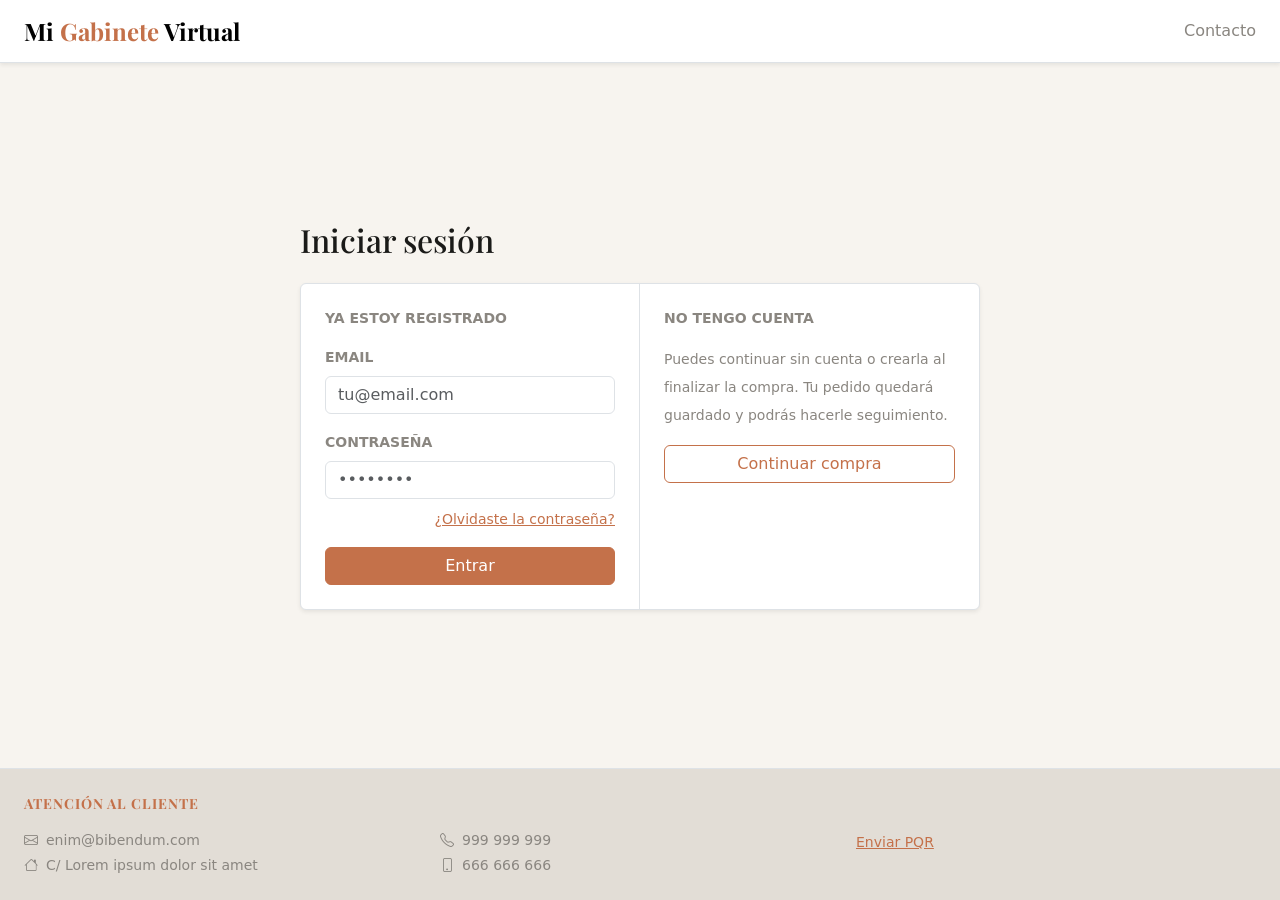
<file: index.html>
<!DOCTYPE html>
<html lang="es">
<head>
  <meta charset="UTF-8">
  <meta http-equiv="refresh" content="0; url=pages/login.html">
  <title>Mi Gabinete Virtual</title>
</head>
<body>
  <p>Redirigiendo… <a href="pages/login.html">Haz clic aquí si no eres redirigido.</a></p>
</body>
</html>
</file>
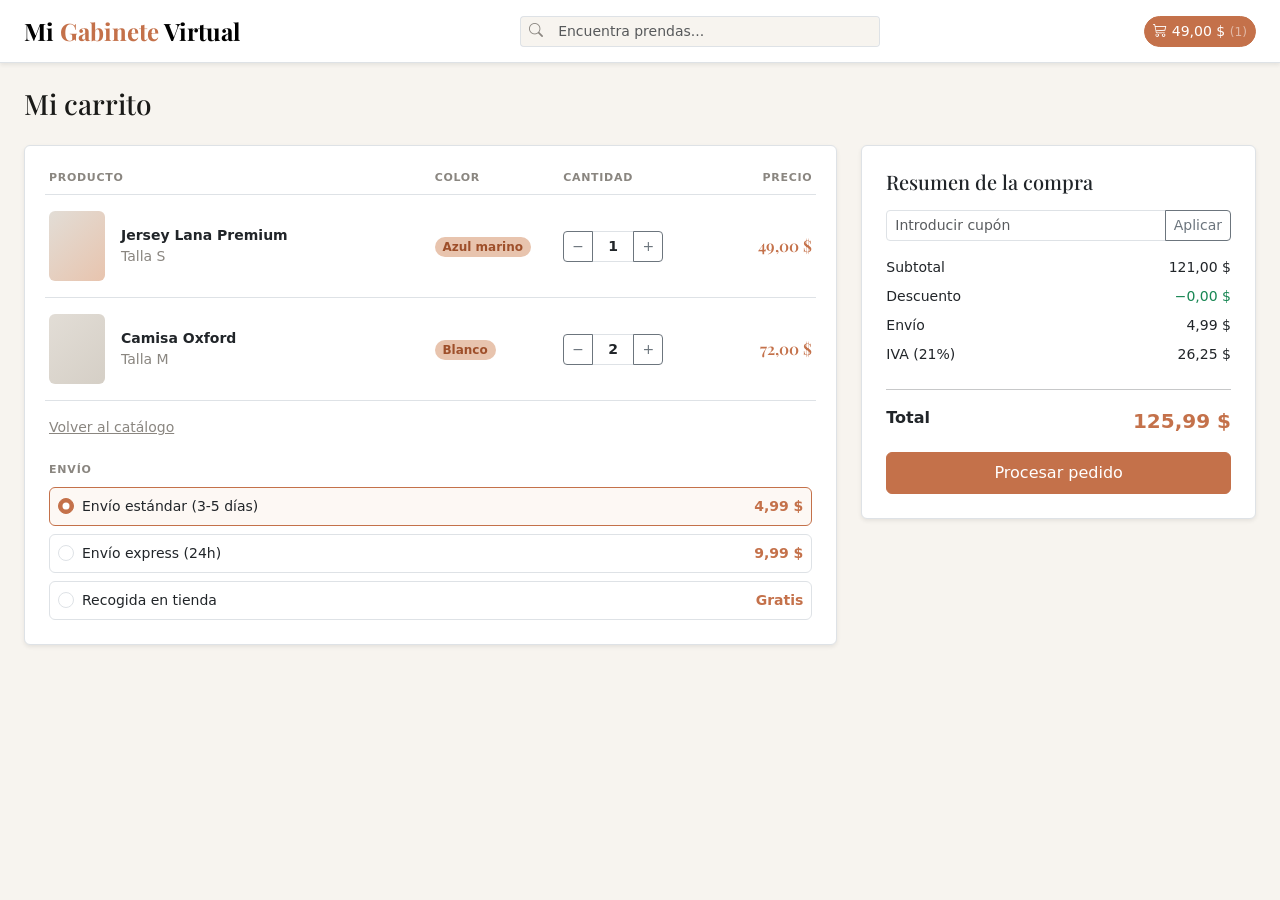
<file: pages/carrito.html>
<!DOCTYPE html>
<html lang="es">
<head>
  <meta charset="UTF-8">
  <meta name="viewport" content="width=device-width, initial-scale=1.0">
  <title>Mi carrito</title>
  <link rel="preconnect" href="https://fonts.googleapis.com">
  <link href="https://fonts.googleapis.com/css2?family=Playfair+Display:wght@400;600;700&family=DM+Sans:wght@300;400;500;600&display=swap" rel="stylesheet">
  <link href="https://cdn.jsdelivr.net/npm/bootstrap@5.3.3/dist/css/bootstrap.min.css" rel="stylesheet">
  <link href="https://cdn.jsdelivr.net/npm/bootstrap-icons@1.11.3/font/bootstrap-icons.min.css" rel="stylesheet">
  <link rel="stylesheet" href="../css/styles.css">
</head>
<body class="d-flex flex-column min-vh-100">
  <nav class="navbar navbar-light bg-white border-bottom sticky-top shadow-sm px-4">
    <a class="navbar-brand font-head fw-bold fs-4" href="login.html">Mi <span>Gabinete</span> Virtual</a>
    <div class="flex-grow-1 mx-4" style="max-width:360px;">
      <div class="input-group input-group-sm">
        <span class="input-group-text bg-cream border-end-0"><i class="bi bi-search text-mist"></i></span>
        <input type="text" class="form-control bg-cream border-start-0" placeholder="Encuentra prendas...">
      </div>
    </div>
    <button class="btn btn-clay btn-sm rounded-pill">
      <i class="bi bi-cart3"></i> 49,00 $ <span class="text-white-50 small">(1)</span>
    </button>
  </nav>

  <div class="flex-grow-1 p-4">
    <h1 class="font-head fs-3 mb-4">Mi carrito</h1>
    <div class="row g-4 align-items-start">


      <div class="col-lg-8">
        <div class="card border shadow-sm">
          <div class="card-body p-4">

     
            <div class="row g-2 pb-2 border-bottom small fw-bold text-uppercase text-mist d-none d-md-flex" style="font-size:11px;letter-spacing:.7px;">
              <div class="col-6">Producto</div>
              <div class="col-2">Color</div>
              <div class="col-2">Cantidad</div>
              <div class="col-2 text-end">Precio</div>
            </div>

     
            <div class="row g-2 align-items-center py-3 border-bottom">
              <div class="col-6 d-flex align-items-center gap-3">
                <div class="cart-thumb"></div>
                <div>
                  <div class="fw-semibold small">Jersey Lana Premium</div>
                  <div class="small text-mist">Talla S</div>
                </div>
              </div>
              <div class="col-2"><span class="badge badge-clay rounded-pill">Azul marino</span></div>
              <div class="col-2">
                <div class="input-group input-group-sm" style="max-width:100px;">
                  <button class="btn btn-outline-secondary">−</button>
                  <input type="text" class="form-control text-center fw-semibold" value="1">
                  <button class="btn btn-outline-secondary">+</button>
                </div>
              </div>
              <div class="col-2 text-end font-head fw-semibold text-clay">49,00 $</div>
            </div>

     
            <div class="row g-2 align-items-center py-3 border-bottom">
              <div class="col-6 d-flex align-items-center gap-3">
                <div class="cart-thumb" style="background:linear-gradient(135deg,var(--stone),#D5CFC6);"></div>
                <div>
                  <div class="fw-semibold small">Camisa Oxford</div>
                  <div class="small text-mist">Talla M</div>
                </div>
              </div>
              <div class="col-2"><span class="badge badge-clay rounded-pill">Blanco</span></div>
              <div class="col-2">
                <div class="input-group input-group-sm" style="max-width:100px;">
                  <button class="btn btn-outline-secondary">−</button>
                  <input type="text" class="form-control text-center fw-semibold" value="2">
                  <button class="btn btn-outline-secondary">+</button>
                </div>
              </div>
              <div class="col-2 text-end font-head fw-semibold text-clay">72,00 $</div>
            </div>

            <a href="catalogo.html" class="small text-mist d-block mt-3">Volver al catálogo</a>


            <div class="mt-4">
              <p class="text-uppercase small fw-bold text-mist mb-2" style="font-size:11px;letter-spacing:.8px;">Envío</p>
              <div class="d-flex align-items-center gap-2 border rounded p-2 mb-2 option-row active">
                <input type="radio" name="ship" class="form-check-input mt-0" checked>
                <label class="small flex-grow-1 mb-0">Envío estándar (3-5 días)</label>
                <span class="small fw-semibold text-clay">4,99 $</span>
              </div>
              <div class="d-flex align-items-center gap-2 border rounded p-2 mb-2 option-row">
                <input type="radio" name="ship" class="form-check-input mt-0">
                <label class="small flex-grow-1 mb-0">Envío express (24h)</label>
                <span class="small fw-semibold text-clay">9,99 $</span>
              </div>
              <div class="d-flex align-items-center gap-2 border rounded p-2 option-row">
                <input type="radio" name="ship" class="form-check-input mt-0">
                <label class="small flex-grow-1 mb-0">Recogida en tienda</label>
                <span class="small fw-semibold text-clay">Gratis</span>
              </div>
            </div>
          </div>
        </div>
      </div>


      <div class="col-lg-4">
        <div class="card border shadow-sm p-4 summary-sticky">
          <h3 class="font-head fs-5 mb-3">Resumen de la compra</h3>
          <div class="input-group input-group-sm mb-3">
            <input type="text" class="form-control" placeholder="Introducir cupón">
            <button class="btn btn-outline-secondary">Aplicar</button>
          </div>
          <div class="d-flex justify-content-between small mb-2"><span>Subtotal</span><span>121,00 $</span></div>
          <div class="d-flex justify-content-between small mb-2"><span>Descuento</span><span class="text-success">−0,00 $</span></div>
          <div class="d-flex justify-content-between small mb-2"><span>Envío</span><span>4,99 $</span></div>
          <div class="d-flex justify-content-between small mb-2"><span>IVA (21%)</span><span>26,25 $</span></div>
          <hr>
          <div class="d-flex justify-content-between fw-bold mb-3"><span>Total</span><span class="text-clay fs-5">125,99 $</span></div>
          <a href="envio.html" class="btn btn-clay w-100 py-2">Procesar pedido</a>
        </div>
      </div>

    </div>
  </div>

  <script src="https://cdn.jsdelivr.net/npm/bootstrap@5.3.3/dist/js/bootstrap.bundle.min.js"></script>
</body>
</html>
</file>
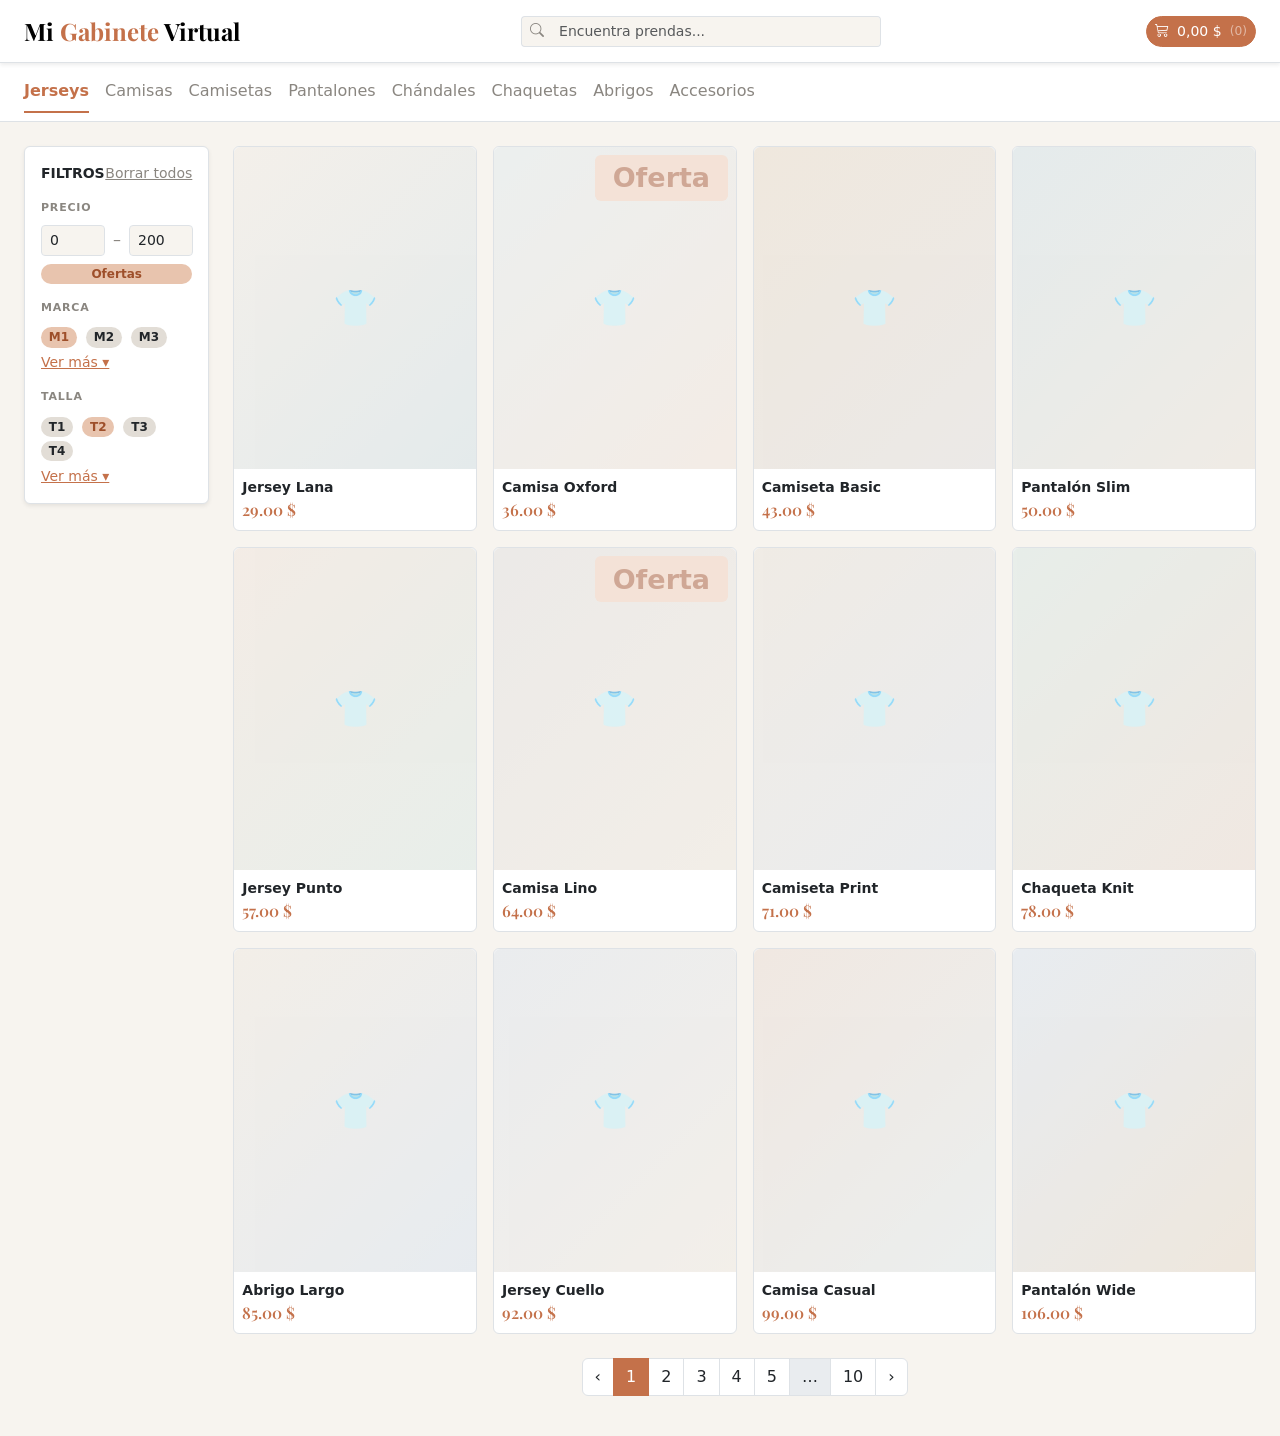
<file: pages/catalogo.html>
<!DOCTYPE html>
<html lang="es">

<head>
  <meta charset="UTF-8">
  <meta name="viewport" content="width=device-width, initial-scale=1.0">
  <title>Catálogo – Mi Gabinete Virtual</title>
  <link rel="preconnect" href="https://fonts.googleapis.com">
  <link
    href="https://fonts.googleapis.com/css2?family=Playfair+Display:wght@400;600;700&family=DM+Sans:wght@300;400;500;600&display=swap"
    rel="stylesheet">
  <link href="https://cdn.jsdelivr.net/npm/bootstrap@5.3.3/dist/css/bootstrap.min.css" rel="stylesheet">
  <link href="https://cdn.jsdelivr.net/npm/bootstrap-icons@1.11.3/font/bootstrap-icons.min.css" rel="stylesheet">
  <link rel="stylesheet" href="../css/styles.css">
</head>

<body class="d-flex flex-column min-vh-100">


  <nav class="navbar navbar-light bg-white border-bottom sticky-top shadow-sm px-4">
    <a class="navbar-brand font-head fw-bold fs-4" href="login.html">Mi <span>Gabinete</span> Virtual</a>
    <div class="flex-grow-1 mx-4" style="max-width:360px;">
      <div class="input-group input-group-sm">
        <span class="input-group-text bg-cream border-end-0"><i class="bi bi-search text-mist"></i></span>
        <input type="text" class="form-control bg-cream border-start-0" placeholder="Encuentra prendas...">
      </div>
    </div>
    <a href="carrito.html" class="btn btn-clay btn-sm rounded-pill d-flex align-items-center gap-2">
      <i class="bi bi-cart3"></i> 0,00 $ <span class="text-white-50 small">(0)</span>
    </a>
  </nav>

  <nav class="navbar navbar-light bg-white px-4 cat-nav">
    <ul class="nav nav-underline flex-nowrap">
      <li class="nav-item"><a class="nav-link active" href="#">Jerseys</a></li>
      <li class="nav-item"><a class="nav-link" href="#">Camisas</a></li>
      <li class="nav-item"><a class="nav-link" href="#">Camisetas</a></li>
      <li class="nav-item"><a class="nav-link" href="#">Pantalones</a></li>
      <li class="nav-item"><a class="nav-link" href="#">Chándales</a></li>
      <li class="nav-item"><a class="nav-link" href="#">Chaquetas</a></li>
      <li class="nav-item"><a class="nav-link" href="#">Abrigos</a></li>
      <li class="nav-item"><a class="nav-link" href="#">Accesorios</a></li>
    </ul>
  </nav>

  <div class="flex-grow-1 p-4">
    <div class="row g-4">


      <aside class="col-md-3 col-lg-2">
        <div class="card border shadow-sm p-3">
          <div class="d-flex justify-content-between align-items-center mb-3">
            <span class="fw-bold small">FILTROS</span>
            <a href="#" class="small text-mist">Borrar todos</a>
          </div>

          <p class="text-uppercase small fw-bold text-mist mb-2" style="font-size:11px;letter-spacing:.8px;">Precio</p>
          <div class="d-flex align-items-center gap-2 mb-2">
            <input type="number" class="form-control form-control-sm bg-cream" value="0" style="width:64px;">
            <span class="text-mist">–</span>
            <input type="number" class="form-control form-control-sm bg-cream" value="200" style="width:64px;">
          </div>
          <span class="badge badge-clay rounded-pill mb-3">Ofertas</span>

          <p class="text-uppercase small fw-bold text-mist mb-2" style="font-size:11px;letter-spacing:.8px;">Marca</p>
          <div class="mb-1">
            <span class="badge badge-clay rounded-pill me-1">M1</span>
            <span class="badge bg-stone text-dark rounded-pill me-1">M2</span>
            <span class="badge bg-stone text-dark rounded-pill">M3</span>
          </div>
          <a href="#" class="small text-clay d-block mb-3">Ver más ▾</a>

          <p class="text-uppercase small fw-bold text-mist mb-2" style="font-size:11px;letter-spacing:.8px;">Talla</p>
          <div class="mb-1">
            <span class="badge bg-stone text-dark rounded-pill me-1">T1</span>
            <span class="badge badge-clay rounded-pill me-1">T2</span>
            <span class="badge bg-stone text-dark rounded-pill me-1">T3</span>
            <span class="badge bg-stone text-dark rounded-pill">T4</span>
          </div>
          <a href="#" class="small text-clay d-block">Ver más ▾</a>
        </div>
      </aside>

      <div class="col-md-9 col-lg-10">
        <div id="product-grid" class="row row-cols-2 row-cols-md-3 row-cols-xl-4 g-3 mb-4"></div>

        <nav aria-label="Paginación">
          <ul class="pagination justify-content-center">
            <li class="page-item"><a class="page-link link-dark" href="#">‹</a></li>
            <li class="page-item active"><a class="page-link bg-clay border-clay" href="#">1</a></li>
            <li class="page-item"><a class="page-link link-dark" href="#">2</a></li>
            <li class="page-item"><a class="page-link link-dark" href="#">3</a></li>
            <li class="page-item"><a class="page-link link-dark" href="#">4</a></li>
            <li class="page-item"><a class="page-link link-dark" href="#">5</a></li>
            <li class="page-item disabled"><a class="page-link link-dark" href="#">…</a></li>
            <li class="page-item"><a class="page-link link-dark" href="#">10</a></li>
            <li class="page-item"><a class="page-link link-dark" href="#">›</a></li>
          </ul>
        </nav>
      </div>

    </div>
  </div>

  <script src="https://cdn.jsdelivr.net/npm/bootstrap@5.3.3/dist/js/bootstrap.bundle.min.js"></script>
  <script>
    const colors = ['#D4C5B0', '#B8C4C2', '#C4A882', '#9CB4B8', '#D4B8A0', '#B8B0A8', '#C8B8A0', '#A8C0B0', '#D0C0A8', '#B0B8C0', '#C8A890', '#A8B8C8'];
    const names = ['Jersey Lana', 'Camisa Oxford', 'Camiseta Basic', 'Pantalón Slim', 'Jersey Punto', 'Camisa Lino', 'Camiseta Print', 'Chaqueta Knit', 'Abrigo Largo', 'Jersey Cuello', 'Camisa Casual', 'Pantalón Wide'];
    document.getElementById('product-grid').innerHTML = names.map((n, i) => `
      <div class="col">
        <a href="producto.html" class="text-decoration-none text-dark">
          <div class="card product-card h-100 border">
            <div class="product-img rounded-top position-relative" style="aspect-ratio:3/4;background:linear-gradient(135deg,${colors[i]}88,${colors[(i + 3) % 12]}88);display:flex;align-items:center;justify-content:center;font-size:36px;opacity:.5;">
              👕
              ${i === 1 || i === 5 ? '<span class="badge badge-clay position-absolute top-0 end-0 m-2">Oferta</span>' : ''}
            </div>
            <div class="card-body p-2">
              <div class="fw-semibold small">${n}</div>
              <div class="font-head fw-semibold text-clay">${(29 + i * 7).toFixed(2)} $</div>
            </div>
          </div>
        </a>
      </div>
    `).join('');
  </script>
</body>

</html>
</file>
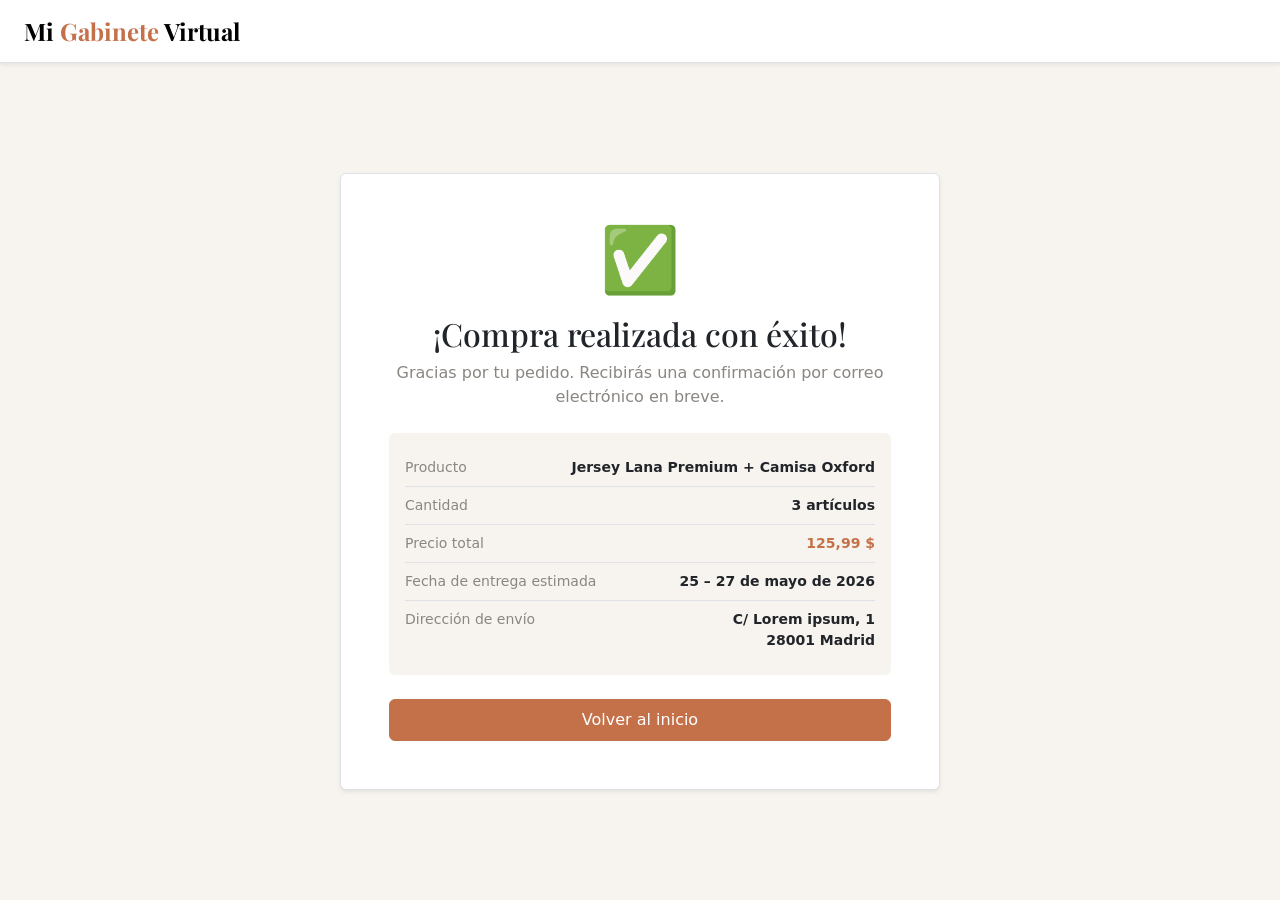
<file: pages/confirmacion.html>
<!DOCTYPE html>
<html lang="es">
<head>
  <meta charset="UTF-8">
  <meta name="viewport" content="width=device-width, initial-scale=1.0">
  <title>Pedido confirmado</title>
  <link rel="preconnect" href="https://fonts.googleapis.com">
  <link href="https://fonts.googleapis.com/css2?family=Playfair+Display:wght@400;600;700&family=DM+Sans:wght@300;400;500;600&display=swap" rel="stylesheet">
  <link href="https://cdn.jsdelivr.net/npm/bootstrap@5.3.3/dist/css/bootstrap.min.css" rel="stylesheet">
  <link href="https://cdn.jsdelivr.net/npm/bootstrap-icons@1.11.3/font/bootstrap-icons.min.css" rel="stylesheet">
  <link rel="stylesheet" href="../css/styles.css">
</head>
<body class="d-flex flex-column min-vh-100">

  <nav class="navbar navbar-light bg-white border-bottom sticky-top shadow-sm px-4">
    <a class="navbar-brand font-head fw-bold fs-4" href="login.html">Mi <span>Gabinete</span> Virtual</a>
  </nav>

  <div class="flex-grow-1 d-flex align-items-center justify-content-center py-5 px-3">
    <div class="card border shadow-sm text-center p-5" style="max-width:600px;width:100%;">
      <div class="display-3 mb-3">✅</div>
      <h2 class="font-head fs-2 mb-2">¡Compra realizada con éxito!</h2>
      <p class="text-mist mb-4">Gracias por tu pedido. Recibirás una confirmación por correo electrónico en breve.</p>

      <div class="text-start bg-cream rounded p-3 mb-4">
        <div class="d-flex justify-content-between align-items-start py-2 border-bottom small">
          <span class="text-mist fw-medium">Producto</span>
          <span class="fw-semibold text-end">Jersey Lana Premium + Camisa Oxford</span>
        </div>
        <div class="d-flex justify-content-between align-items-start py-2 border-bottom small">
          <span class="text-mist fw-medium">Cantidad</span>
          <span class="fw-semibold">3 artículos</span>
        </div>
        <div class="d-flex justify-content-between align-items-start py-2 border-bottom small">
          <span class="text-mist fw-medium">Precio total</span>
          <span class="fw-semibold text-clay">125,99 $</span>
        </div>
        <div class="d-flex justify-content-between align-items-start py-2 border-bottom small">
          <span class="text-mist fw-medium">Fecha de entrega estimada</span>
          <span class="fw-semibold">25 – 27 de mayo de 2026</span>
        </div>
        <div class="d-flex justify-content-between align-items-start py-2 small">
          <span class="text-mist fw-medium">Dirección de envío</span>
          <span class="fw-semibold text-end">C/ Lorem ipsum, 1<br>28001 Madrid</span>
        </div>
      </div>

      <a href="catalogo.html" class="btn btn-clay px-5 py-2">Volver al inicio</a>
    </div>
  </div>

  <script src="https://cdn.jsdelivr.net/npm/bootstrap@5.3.3/dist/js/bootstrap.bundle.min.js"></script>
</body>
</html>
</file>
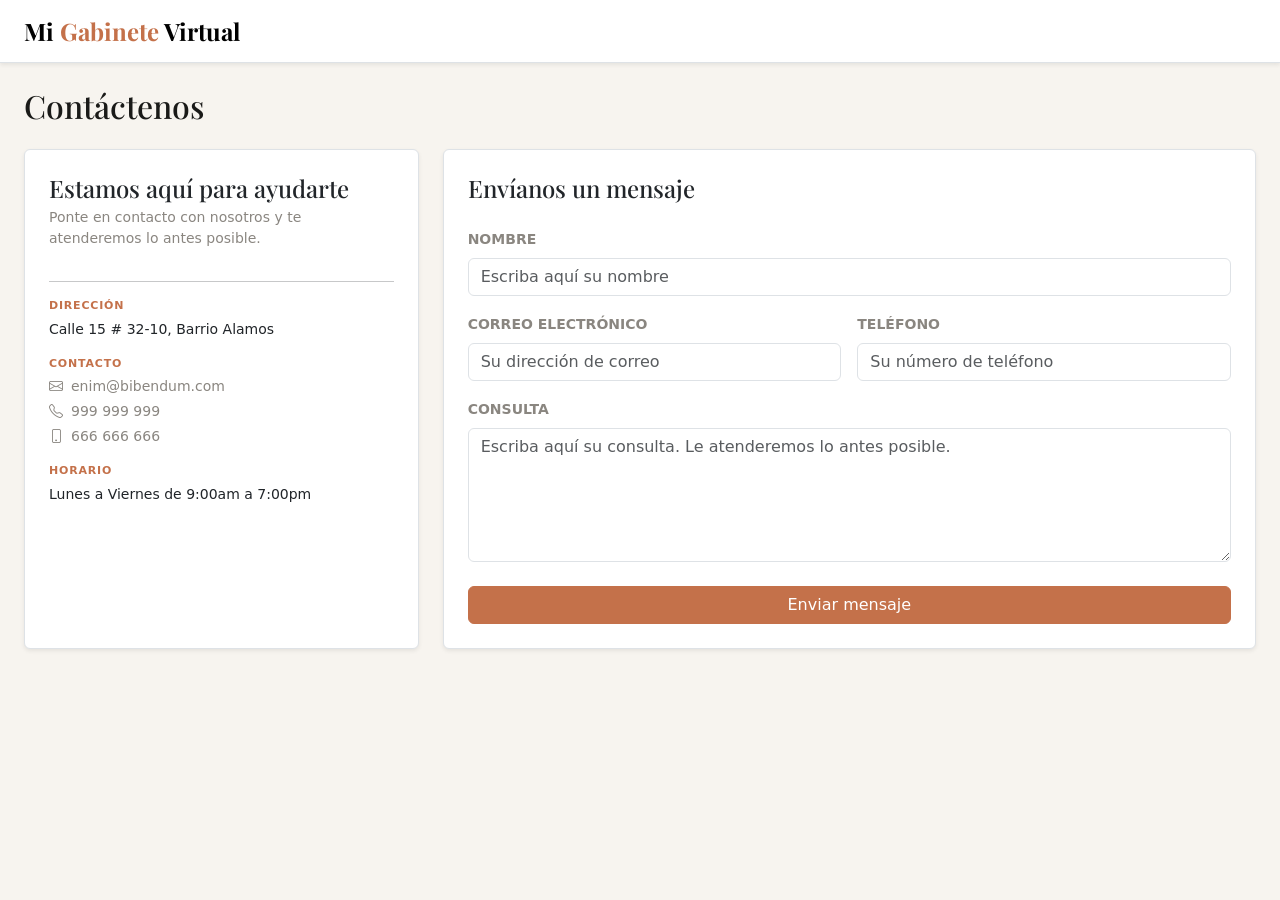
<file: pages/contacto.html>
<!DOCTYPE html>
<html lang="es">

<head>
  <meta charset="UTF-8">
  <meta name="viewport" content="width=device-width, initial-scale=1.0">
  <title>Contactenos</title>
  <link rel="preconnect" href="https://fonts.googleapis.com">
  <link
    href="https://fonts.googleapis.com/css2?family=Playfair+Display:wght@400;600;700&family=DM+Sans:wght@300;400;500;600&display=swap"
    rel="stylesheet">
  <link href="https://cdn.jsdelivr.net/npm/bootstrap@5.3.3/dist/css/bootstrap.min.css" rel="stylesheet">
  <link href="https://cdn.jsdelivr.net/npm/bootstrap-icons@1.11.3/font/bootstrap-icons.min.css" rel="stylesheet">
  <link rel="stylesheet" href="../css/styles.css">
</head>

<body class="d-flex flex-column min-vh-100">
  <nav class="navbar navbar-light bg-white border-bottom sticky-top shadow-sm px-4">
    <a class="navbar-brand font-head fw-bold fs-4" href="login.html">Mi <span>Gabinete</span> Virtual</a>
  </nav>

  <div class="flex-grow-1 p-4">
    <h1 class="font-head fs-2 mb-4">Contáctenos</h1>
    <div class="row g-4">
      <div class="col-md-4">
        <div class="card border shadow-sm p-4 h-100">
          <h2 class="font-head fs-4 mb-1">Estamos aquí para ayudarte</h2>
          <p class="small text-mist mb-3">Ponte en contacto con nosotros y te atenderemos lo antes posible.</p>
          <hr>
          <div class="mb-3">
            <p class="text-uppercase fw-bold small text-clay mb-1" style="font-size:11px;letter-spacing:.8px;">Dirección
            </p>
            <p class="small mb-0">Calle 15 # 32-10, Barrio Alamos</p>
          </div>
          <div class="mb-3">
            <p class="text-uppercase fw-bold small text-clay mb-1" style="font-size:11px;letter-spacing:.8px;">Contacto
            </p>
            <div class="d-flex align-items-center gap-2 small text-mist mb-1"><i class="bi bi-envelope"></i>
              enim@bibendum.com</div>
            <div class="d-flex align-items-center gap-2 small text-mist mb-1"><i class="bi bi-telephone"></i> 999 999
              999</div>
            <div class="d-flex align-items-center gap-2 small text-mist"><i class="bi bi-phone"></i> 666 666 666</div>
          </div>
          <div>
            <p class="text-uppercase fw-bold small text-clay mb-1" style="font-size:11px;letter-spacing:.8px;">Horario
            </p>
            <p class="small mb-0">Lunes a Viernes de 9:00am a 7:00pm</p>
          </div>
        </div>
      </div>


      <div class="col-md-8">
        <div class="card border shadow-sm p-4 h-100">
          <h3 class="font-head fs-4 mb-4">Envíanos un mensaje</h3>
          <div class="mb-3">
            <label class="form-label small fw-semibold text-uppercase text-mist">Nombre</label>
            <input type="text" class="form-control" placeholder="Escriba aquí su nombre">
          </div>
          <div class="row g-3 mb-3">
            <div class="col-md-6">
              <label class="form-label small fw-semibold text-uppercase text-mist">Correo electrónico</label>
              <input type="email" class="form-control" placeholder="Su dirección de correo">
            </div>
            <div class="col-md-6">
              <label class="form-label small fw-semibold text-uppercase text-mist">Teléfono</label>
              <input type="tel" class="form-control" placeholder="Su número de teléfono">
            </div>
          </div>
          <div class="mb-4">
            <label class="form-label small fw-semibold text-uppercase text-mist">Consulta</label>
            <textarea class="form-control" rows="5"
              placeholder="Escriba aquí su consulta. Le atenderemos lo antes posible."></textarea>
          </div>
          <button class="btn btn-clay w-100">Enviar mensaje</button>
        </div>
      </div>

    </div>
  </div>

  <script src="https://cdn.jsdelivr.net/npm/bootstrap@5.3.3/dist/js/bootstrap.bundle.min.js"></script>
</body>

</html>
</file>
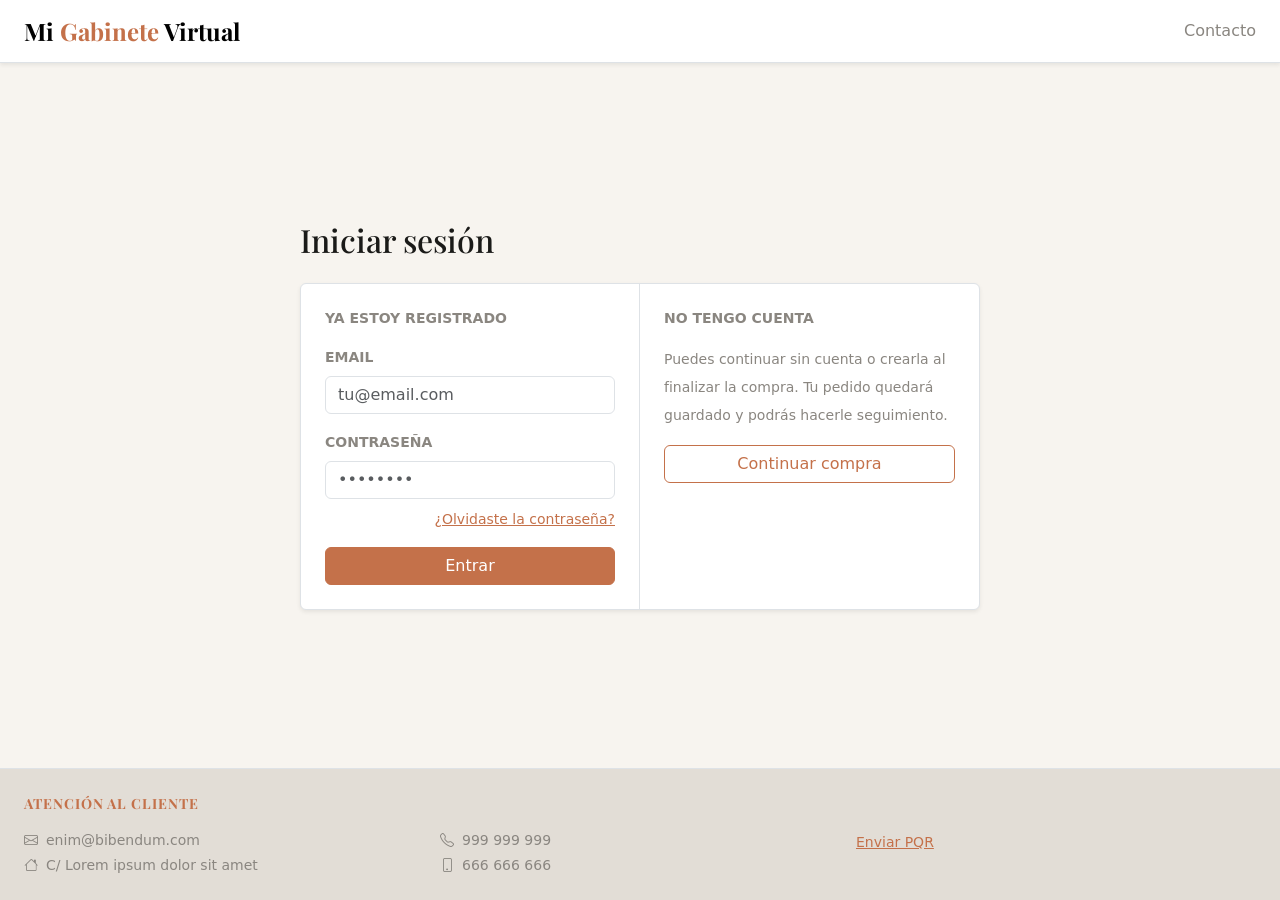
<file: pages/login.html>
<!DOCTYPE html>
<html lang="es">

<head>
  <meta charset="UTF-8">
  <meta name="viewport" content="width=device-width, initial-scale=1.0">
  <title>Iniciar sesión</title>
  <link rel="preconnect" href="https://fonts.googleapis.com">
  <link
    href="https://fonts.googleapis.com/css2?family=Playfair+Display:wght@400;600;700&family=DM+Sans:wght@300;400;500;600&display=swap"
    rel="stylesheet">
  <link href="https://cdn.jsdelivr.net/npm/bootstrap@5.3.3/dist/css/bootstrap.min.css" rel="stylesheet">
  <link href="https://cdn.jsdelivr.net/npm/bootstrap-icons@1.11.3/font/bootstrap-icons.min.css" rel="stylesheet">
  <link rel="stylesheet" href="../css/styles.css">
</head>

<body class="d-flex flex-column min-vh-100">


  <nav class="navbar navbar-light bg-white border-bottom sticky-top shadow-sm px-4">
    <a class="navbar-brand font-head fw-bold fs-4">Mi <span>Gabinete</span> Virtual</a>
    <div class="d-flex gap-3">
      <a class="nav-link text-mist small fw-medium" href="contacto.html">Contacto</a>
    </div>
  </nav>


  <div class="flex-grow-1 d-flex align-items-center justify-content-center py-5 px-3">
    <div style="width:680px;max-width:100%;">
      <h2 class="font-head fs-2 mb-4">Iniciar sesión</h2>
      <div class="card border shadow-sm">
        <div class="row g-0">
          <div class="col-md-6 p-4 border-end">
            <p class="text-uppercase fw-bold small text-mist mb-3">Ya estoy registrado</p>
            <div class="mb-3">
              <label class="form-label small fw-semibold text-mist text-uppercase">Email</label>
              <input type="email" class="form-control" placeholder="tu@email.com">
            </div>
            <div class="mb-2">
              <label class="form-label small fw-semibold text-mist text-uppercase">Contraseña</label>
              <input type="password" class="form-control" placeholder="••••••••">
            </div>
            <div class="text-end mb-3">
              <a href="#" class="small text-clay">¿Olvidaste la contraseña?</a>
            </div>
            <a href="catalogo.html"><button class="btn btn-clay w-100">Entrar</button></a>
          </div>

          <div class="col-md-6 p-4">
            <p class="text-uppercase fw-bold small text-mist mb-3">No tengo cuenta</p>
            <p class="small text-mist lh-lg">Puedes continuar sin cuenta o crearla al finalizar la compra. Tu pedido
              quedará guardado y podrás hacerle seguimiento.</p>
            <a href="catalogo.html" class="btn btn-outline-clay w-100">Continuar compra</a>
          </div>

        </div>
      </div>
    </div>
  </div>


  <footer class="bg-stone border-top py-4 px-4 mt-auto">
    <p class="font-head text-clay text-uppercase small fw-bold mb-3" style="letter-spacing:1px;">Atención al cliente</p>
    <div class="row g-3">
      <div class="col-md-4">
        <div class="d-flex align-items-center gap-2 small text-mist mb-1"><i class="bi bi-envelope"></i>
          enim@bibendum.com</div>
        <div class="d-flex align-items-center gap-2 small text-mist"><i class="bi bi-house"></i> C/ Lorem ipsum dolor
          sit amet</div>
      </div>
      <div class="col-md-4">
        <div class="d-flex align-items-center gap-2 small text-mist mb-1"><i class="bi bi-telephone"></i> 999 999 999
        </div>
        <div class="d-flex align-items-center gap-2 small text-mist"><i class="bi bi-phone"></i> 666 666 666</div>
      </div>
      <div class="col-md-4">
        <a href="contacto.html" class="small text-clay fw-medium">Enviar PQR</a>
      </div>
    </div>
  </footer>

  <script src="https://cdn.jsdelivr.net/npm/bootstrap@5.3.3/dist/js/bootstrap.bundle.min.js"></script>
</body>

</html>
</file>
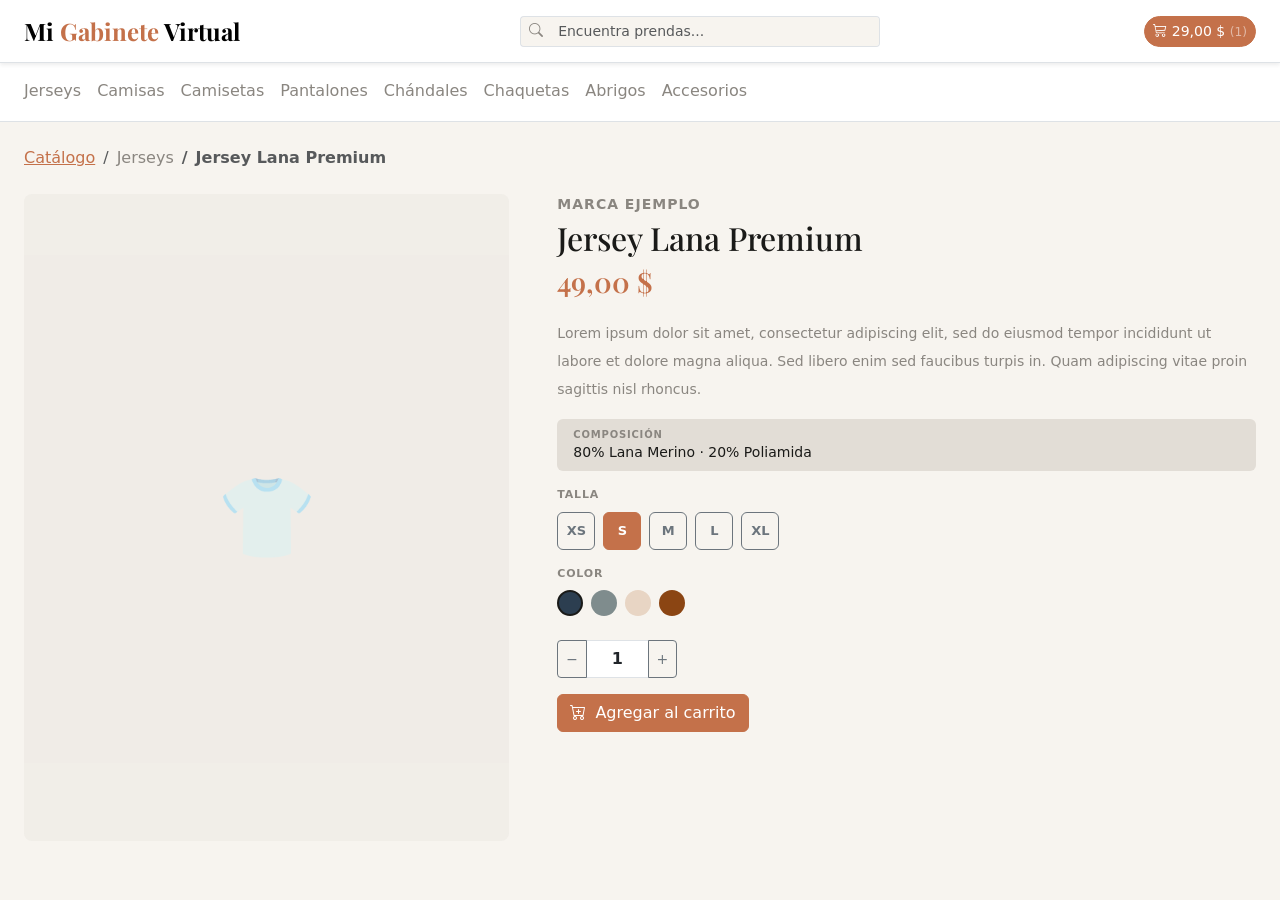
<file: pages/producto.html>
<!DOCTYPE html>
<html lang="es">
<head>
  <meta charset="UTF-8">
  <meta name="viewport" content="width=device-width, initial-scale=1.0">
  <title>Ficha Producto</title>
  <link rel="preconnect" href="https://fonts.googleapis.com">
  <link href="https://fonts.googleapis.com/css2?family=Playfair+Display:wght@400;600;700&family=DM+Sans:wght@300;400;500;600&display=swap" rel="stylesheet">
  <link href="https://cdn.jsdelivr.net/npm/bootstrap@5.3.3/dist/css/bootstrap.min.css" rel="stylesheet">
  <link href="https://cdn.jsdelivr.net/npm/bootstrap-icons@1.11.3/font/bootstrap-icons.min.css" rel="stylesheet">
  <link rel="stylesheet" href="../css/styles.css">
</head>
<body class="d-flex flex-column min-vh-100">

  <nav class="navbar navbar-light bg-white border-bottom sticky-top shadow-sm px-4">
    <a class="navbar-brand font-head fw-bold fs-4" href="login.html">Mi <span>Gabinete</span> Virtual</a>
    <div class="flex-grow-1 mx-4" style="max-width:360px;">
      <div class="input-group input-group-sm">
        <span class="input-group-text bg-cream border-end-0"><i class="bi bi-search text-mist"></i></span>
        <input type="text" class="form-control bg-cream border-start-0" placeholder="Encuentra prendas...">
      </div>
    </div>
    <a href="carrito.html" class="btn btn-clay btn-sm rounded-pill">
      <i class="bi bi-cart3"></i> 29,00 $ <span class="text-white-50 small">(1)</span>
    </a>
  </nav>

  <nav class="navbar navbar-light bg-white px-4 cat-nav">
    <ul class="nav nav-underline flex-nowrap">
      <li class="nav-item"><a class="nav-link" href="#">Jerseys</a></li>
      <li class="nav-item"><a class="nav-link" href="#">Camisas</a></li>
      <li class="nav-item"><a class="nav-link" href="#">Camisetas</a></li>
      <li class="nav-item"><a class="nav-link" href="#">Pantalones</a></li>
      <li class="nav-item"><a class="nav-link" href="#">Chándales</a></li>
      <li class="nav-item"><a class="nav-link" href="#">Chaquetas</a></li>
      <li class="nav-item"><a class="nav-link" href="#">Abrigos</a></li>
      <li class="nav-item"><a class="nav-link" href="#">Accesorios</a></li>
    </ul>
  </nav>

  <div class="flex-grow-1 p-4">

    <nav aria-label="breadcrumb" class="mb-4">
      <ol class="breadcrumb small">
        <li class="breadcrumb-item"><a class="text-clay" href="catalogo.html">Catálogo</a></li>
        <li class="breadcrumb-item text-mist">Jerseys</li>
        <li class="breadcrumb-item active fw-semibold">Jersey Lana Premium</li>
      </ol>
    </nav>

    <div class="row g-5">

      <div class="col-md-5">
        <div class="rounded-3 bg-stone w-100 d-flex align-items-center justify-content-center" style="aspect-ratio:3/4;font-size:80px;opacity:.3;">👕</div>
      </div>

      <div class="col-md-7">
        <p class="text-uppercase small fw-bold text-mist mb-1" style="letter-spacing:1px;">Marca Ejemplo</p>
        <h1 class="font-head fs-2 mb-1">Jersey Lana Premium</h1>
        <p class="font-head fs-3 text-clay fw-semibold mb-3">49,00 $</p>
        <p class="small text-mist lh-lg mb-3">Lorem ipsum dolor sit amet, consectetur adipiscing elit, sed do eiusmod tempor incididunt ut labore et dolore magna aliqua. Sed libero enim sed faucibus turpis in. Quam adipiscing vitae proin sagittis nisl rhoncus.</p>

        <div class="alert bg-stone border-0 small mb-3 py-2 px-3">
          <strong class="text-uppercase d-block" style="font-size:10px;letter-spacing:.8px;color:var(--mist);">Composición</strong>
          80% Lana Merino · 20% Poliamida
        </div>
      
        <p class="text-uppercase small fw-bold text-mist mb-2" style="font-size:11px;letter-spacing:.8px;">Talla</p>
        <div class="d-flex gap-2 flex-wrap mb-3">
          <button class="btn btn-outline-secondary size-btn">XS</button>
          <button class="btn btn-outline-secondary size-btn active">S</button>
          <button class="btn btn-outline-secondary size-btn">M</button>
          <button class="btn btn-outline-secondary size-btn">L</button>
          <button class="btn btn-outline-secondary size-btn">XL</button>
        </div>

        <p class="text-uppercase small fw-bold text-mist mb-2" style="font-size:11px;letter-spacing:.8px;">Color</p>
        <div class="d-flex gap-2 mb-4">
          <span class="color-dot active" style="background:#2C3E50;"></span>
          <span class="color-dot" style="background:#7F8C8D;"></span>
          <span class="color-dot" style="background:#E8D5C4;"></span>
          <span class="color-dot" style="background:#8B4513;"></span>
        </div>

        <div class="d-flex align-items-start gap-3 flex-column">
          <div class="input-group" style="width:120px;">
            <button class="btn btn-outline-secondary btn-sm">−</button>
            <input type="text" class="form-control text-center fw-semibold" value="1">
            <button class="btn btn-outline-secondary btn-sm">+</button>
          </div>
          <a href="carrito.html" class="btn btn-clay flex-grow-1">
            <i class="bi bi-cart-plus me-1"></i> Agregar al carrito
          </a>
        </div>
      </div>

    </div>
  </div>

  <script src="https://cdn.jsdelivr.net/npm/bootstrap@5.3.3/dist/js/bootstrap.bundle.min.js"></script>
</body>
</html>
</file>
<file: css/styles.css>
/* ── TOKENS ──────────────────────────────────────────────── */
:root {
  --clay:    #C4714A;
  --clay-dk: #9E4F2A;
  --clay-lt: #E8C4AE;
  --cream:   #F7F4EF;
  --stone:   #E2DDD6;
  --ink:     #1A1A18;
  --mist:    #8A8680;
  --ff-head: 'Playfair Display', Georgia, serif;
}

/* Bootstrap overrides */
body { background-color: var(--cream) !important; color: var(--ink); }
.font-head { font-family: var(--ff-head); }

/* Accent color helpers */
.text-clay  { color: var(--clay) !important; }
.bg-clay    { background-color: var(--clay) !important; }
.bg-cream   { background-color: var(--cream) !important; }
.bg-stone   { background-color: var(--stone) !important; }
.text-mist  { color: var(--mist) !important; }
.border-clay{ border-color: var(--clay) !important; }

/* Primary button clay */
.btn-clay {
  background-color: var(--clay);
  border-color: var(--clay);
  color: #fff;
}
.btn-clay:hover, .btn-clay:focus {
  background-color: var(--clay-dk);
  border-color: var(--clay-dk);
  color: #fff;
}
.btn-outline-clay {
  color: var(--clay);
  border-color: var(--clay);
  background: transparent;
}
.btn-outline-clay:hover {
  background-color: var(--clay);
  color: #fff;
}

/* ── SCREEN ROUTER ───────────────────────────────────────── */
.screen { display: none; min-height: 100vh; flex-direction: column; }
.screen.active { display: flex; }

/* ── BOTTOM NAV PILL (prototipo) ─────────────────────────── */
.screen-nav {
  position: fixed; bottom: 20px; left: 50%; transform: translateX(-50%);
  background: var(--ink); border-radius: 32px; padding: 6px 8px;
  display: flex; gap: 4px;
  box-shadow: 0 8px 32px rgba(26,26,24,.4);
  z-index: 9999;
}
.screen-nav button {
  background: transparent; border: none;
  color: rgba(255,255,255,.55);
  font-size: 11px; font-weight: 600;
  padding: 5px 12px; border-radius: 24px;
  transition: all .2s; white-space: nowrap;
}
.screen-nav button.active { background: var(--clay); color: #fff; }
.screen-nav button:hover:not(.active) { color: #fff; background: rgba(255,255,255,.12); }

/* ── Category nav ────────────────────────────────────────── */
.cat-nav { overflow-x: auto; border-bottom: 1px solid #dee2e6; }
.cat-nav .nav-link { color: var(--mist); border-bottom: 2px solid transparent; border-radius: 0; white-space: nowrap; }
.cat-nav .nav-link:hover,
.cat-nav .nav-link.active { color: var(--clay); border-color: var(--clay); }

/* ── Product card ────────────────────────────────────────── */
.product-card { transition: transform .2s, box-shadow .2s; cursor: pointer; }
.product-card:hover { transform: translateY(-3px); box-shadow: 0 8px 24px rgba(0,0,0,.1) !important; }
.product-img {
  aspect-ratio: 3/4;
  display: flex; align-items: center; justify-content: center;
  font-size: 36px; opacity: .35;
}

/* ── Size / color pickers ────────────────────────────────── */
.size-btn { width: 38px; height: 38px; padding: 0; font-size: 13px; font-weight: 600; }
.size-btn.active { background-color: var(--clay) !important; border-color: var(--clay) !important; color: #fff !important; }
.color-dot {
  width: 26px; height: 26px; border-radius: 50%;
  cursor: pointer; border: 2px solid transparent; transition: transform .15s;
  display: inline-block;
}
.color-dot:hover { transform: scale(1.15); }
.color-dot.active { border-color: var(--ink) !important; }

/* ── Cart item thumbnail ─────────────────────────────────── */
.cart-thumb {
  width: 56px; height: 70px; border-radius: 6px; flex-shrink: 0;
  background: linear-gradient(135deg, var(--stone), var(--clay-lt));
}

/* ── Step indicator ──────────────────────────────────────── */
.step-connector { width: 40px; height: 2px; background: #dee2e6; }

/* ── Shipping / payment option rows ─────────────────────── */
.option-row { cursor: pointer; transition: border-color .15s, background .15s; }
.option-row:hover, .option-row.active {
  border-color: var(--clay) !important;
  background-color: #fdf8f4 !important;
}
.option-row input[type=radio] { accent-color: var(--clay); }

/* ── Misc ────────────────────────────────────────────────── */
.badge-clay { background-color: var(--clay-lt); color: var(--clay-dk); }
.form-control:focus, .form-select:focus { border-color: var(--clay); box-shadow: 0 0 0 .2rem rgba(196,113,74,.2); }
.form-check-input:checked { background-color: var(--clay); border-color: var(--clay); }
.navbar-brand span { color: var(--clay); }
.summary-sticky { position: sticky; top: 76px; }
</file>
